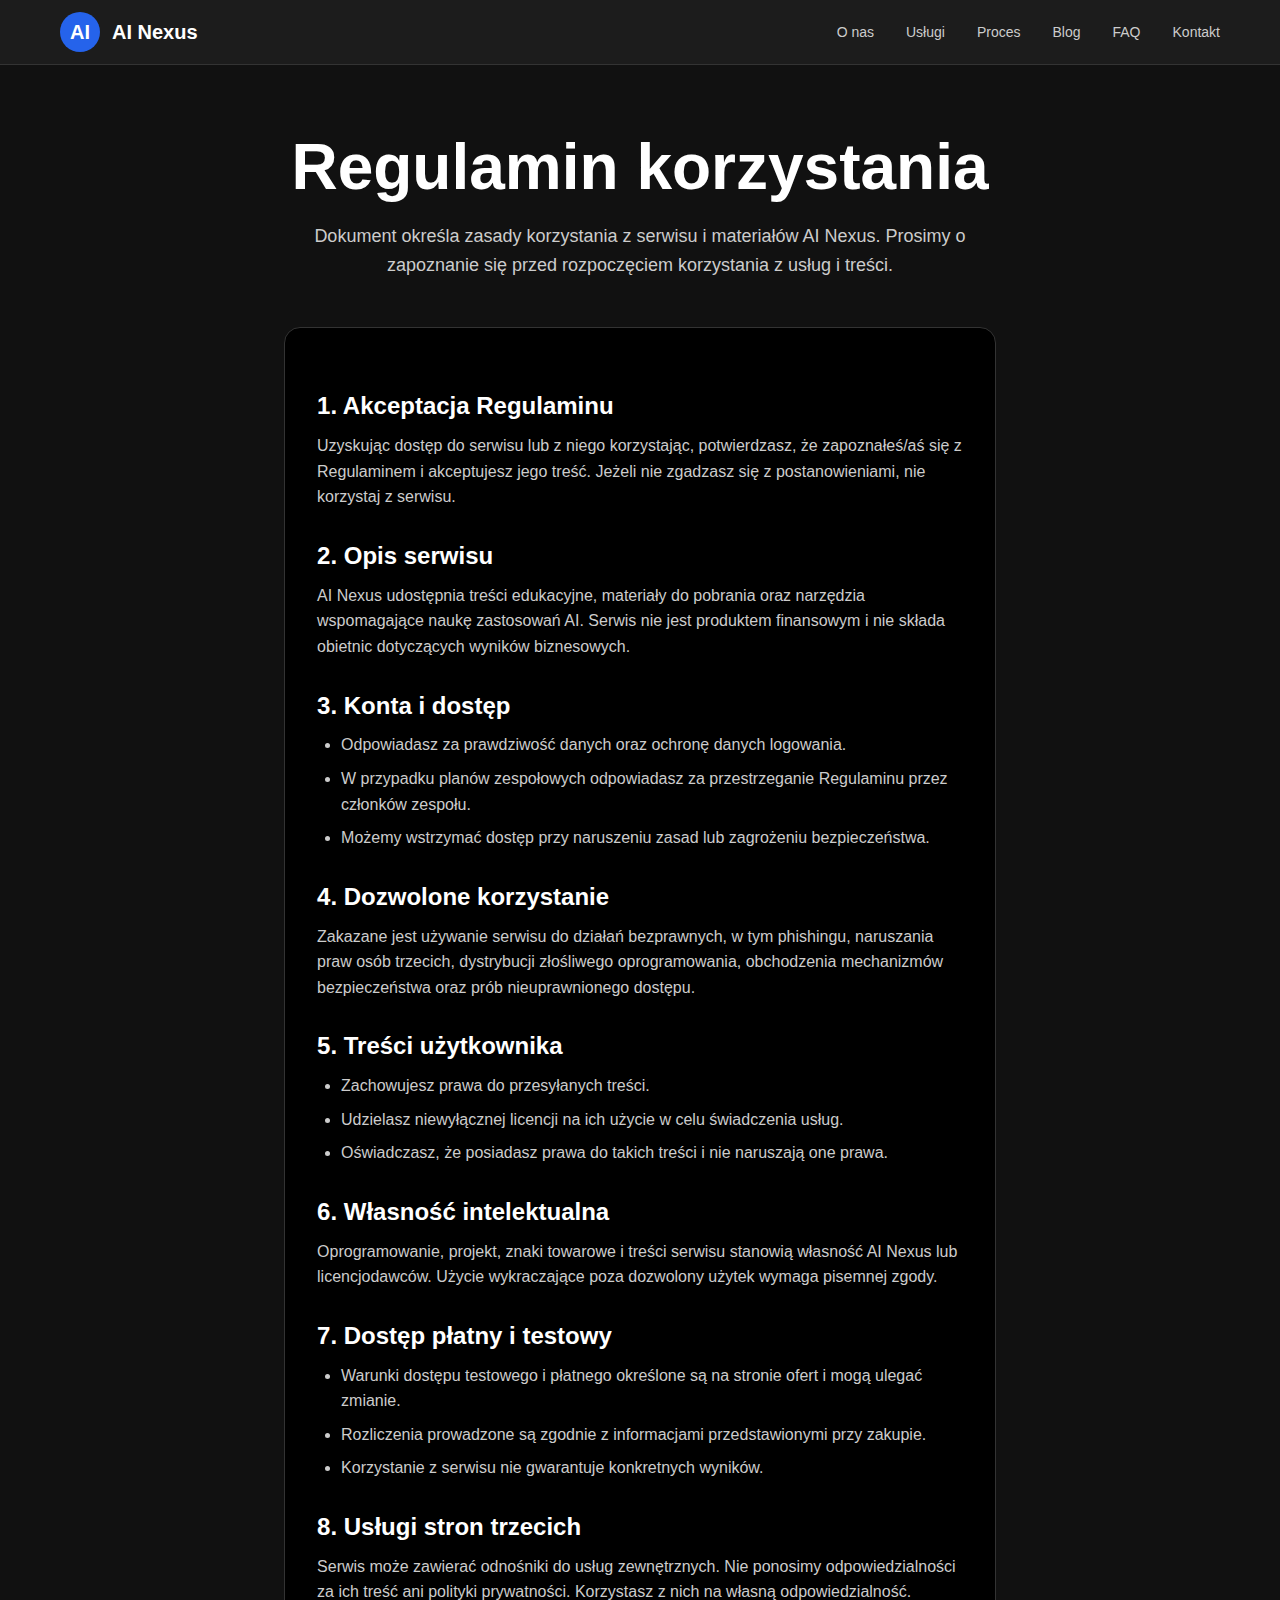
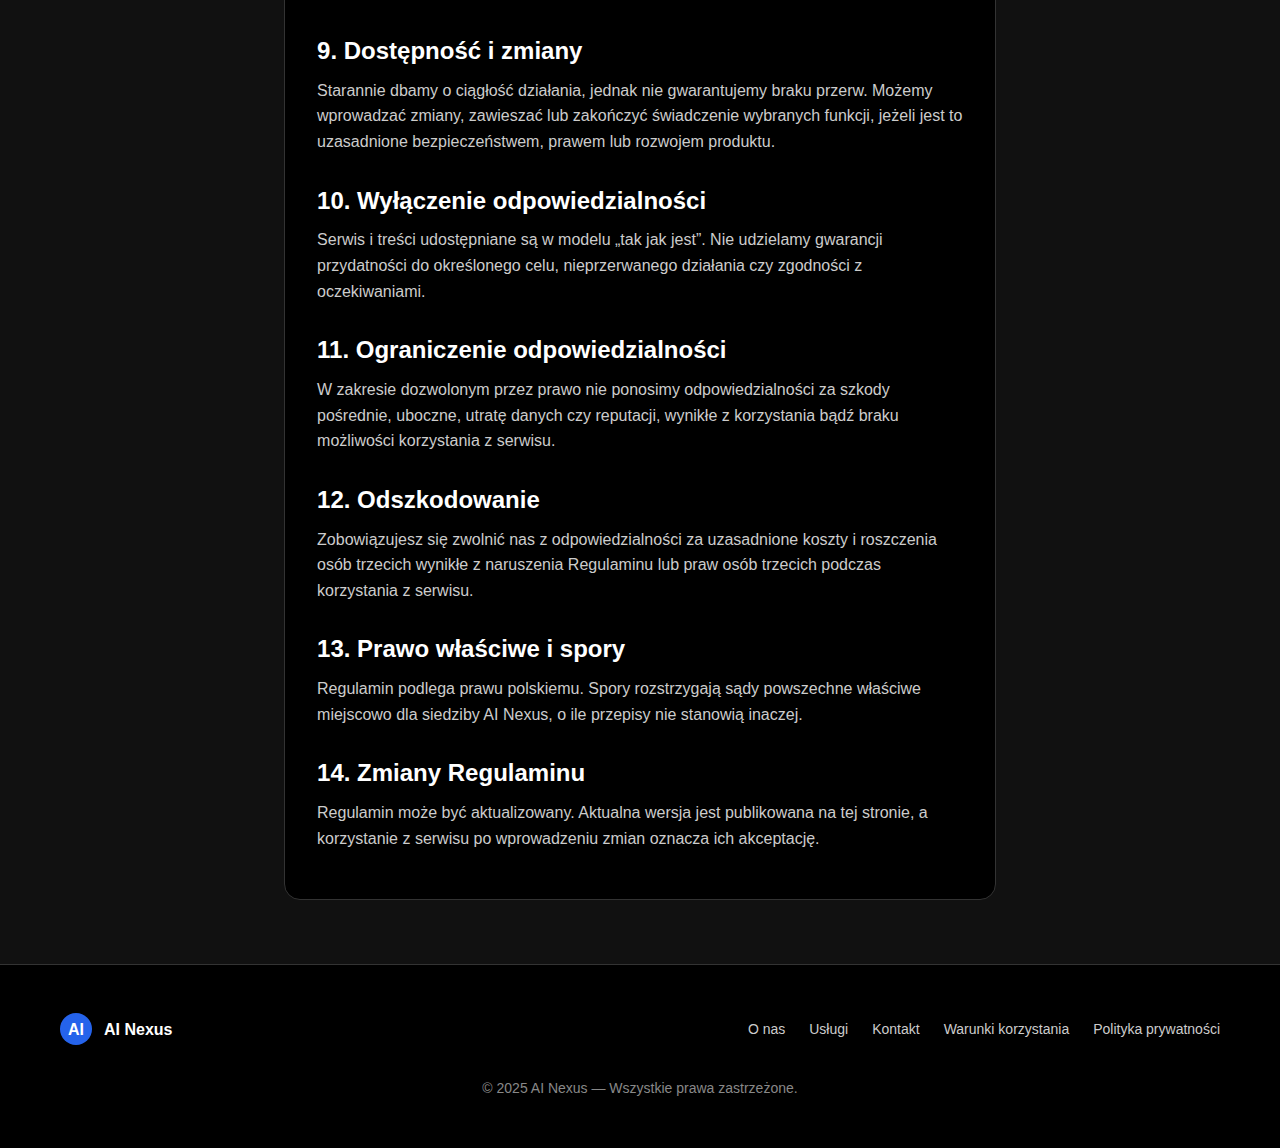
<file: src/terms.html>
<!DOCTYPE html>
<html lang="pl">
  <head>
    <meta charset="utf-8" />
    <meta name="viewport" content="width=device-width,initial-scale=1" />
    <title>Regulamin — AI Nexus</title>
    <link rel="icon" type="image/svg+xml" href="./images/logo.svg" />
    <meta name="description" content="Regulamin korzystania z serwisu AI Nexus." />
    <link rel="stylesheet" href="./style.css" />
  </head>

  <body>
    <header>
      <div class="container">
        <a href="./index.html" id="logo">
          <img src="./images/logo.svg" alt="Logo AI Nexus" />
          <span>AI Nexus</span>
        </a>
        <nav id="desktop-nav">
          <a href="./index.html#o-nas">O nas</a>
          <a href="./index.html#uslugi">Usługi</a>
          <a href="./index.html#proces">Proces</a>
          <a href="./index.html#blog">Blog</a>
          <a href="./index.html#faq">FAQ</a>
          <a href="./index.html#kontakt">Kontakt</a>
        </nav>
        <button id="menu-toggle" aria-label="Otwórz menu">
          <svg viewBox="0 0 24 24" fill="none" stroke="currentColor">
            <path stroke-linecap="round" stroke-linejoin="round" stroke-width="2" d="M4 6h16M4 12h16M4 18h16"/>
          </svg>
        </button>
      </div>
      <div id="mobile-menu" class="hidden">
        <nav>
            <a href="./index.html#o-nas">O nas</a>
            <a href="./index.html#uslugi">Usługi</a>
            <a href="./index.html#proces">Proces</a>
            <a href="./index.html#blog">Blog</a>
            <a href="./index.html#faq">FAQ</a>
            <a href="./index.html#kontakt">Kontakt</a>
        </nav>
      </div>
    </header>

    <main>
        <section id="legal">
            <div class="container">
                <h1>Regulamin korzystania</h1>
                <p class="lead">
                    Dokument określa zasady korzystania z serwisu i materiałów AI Nexus. Prosimy o zapoznanie się przed rozpoczęciem korzystania z
                    usług i treści.
                </p>

                <div class="legal-content">
                    <h2>1. Akceptacja Regulaminu</h2>
                    <p>
                        Uzyskując dostęp do serwisu lub z niego korzystając,
                        potwierdzasz, że zapoznałeś/aś się z Regulaminem i akceptujesz
                        jego treść. Jeżeli nie zgadzasz się z postanowieniami, nie
                        korzystaj z serwisu.
                    </p>

                    <h2>2. Opis serwisu</h2>
                    <p>
                        AI Nexus udostępnia treści edukacyjne, materiały do
                        pobrania oraz narzędzia wspomagające naukę zastosowań AI. Serwis
                        nie jest produktem finansowym i nie składa obietnic dotyczących
                        wyników biznesowych.
                    </p>

                    <h2>3. Konta i dostęp</h2>
                    <ul>
                        <li>Odpowiadasz za prawdziwość danych oraz ochronę danych logowania.</li>
                        <li>W przypadku planów zespołowych odpowiadasz za przestrzeganie Regulaminu przez członków zespołu.</li>
                        <li>Możemy wstrzymać dostęp przy naruszeniu zasad lub zagrożeniu bezpieczeństwa.</li>
                    </ul>

                    <h2>4. Dozwolone korzystanie</h2>
                    <p>
                        Zakazane jest używanie serwisu do działań bezprawnych, w tym
                        phishingu, naruszania praw osób trzecich, dystrybucji złośliwego
                        oprogramowania, obchodzenia mechanizmów bezpieczeństwa oraz prób
                        nieuprawnionego dostępu.
                    </p>

                    <h2>5. Treści użytkownika</h2>
                    <ul>
                        <li>Zachowujesz prawa do przesyłanych treści.</li>
                        <li>Udzielasz niewyłącznej licencji na ich użycie w celu świadczenia usług.</li>
                        <li>Oświadczasz, że posiadasz prawa do takich treści i nie naruszają one prawa.</li>
                    </ul>

                    <h2>6. Własność intelektualna</h2>
                    <p>
                        Oprogramowanie, projekt, znaki towarowe i treści serwisu
                        stanowią własność AI Nexus lub licencjodawców. Użycie
                        wykraczające poza dozwolony użytek wymaga pisemnej zgody.
                    </p>

                    <h2>7. Dostęp płatny i testowy</h2>
                    <ul>
                        <li>Warunki dostępu testowego i płatnego określone są na stronie ofert i mogą ulegać zmianie.</li>
                        <li>Rozliczenia prowadzone są zgodnie z informacjami przedstawionymi przy zakupie.</li>
                        <li>Korzystanie z serwisu nie gwarantuje konkretnych wyników.</li>
                    </ul>

                    <h2>8. Usługi stron trzecich</h2>
                    <p>
                        Serwis może zawierać odnośniki do usług zewnętrznych. Nie
                        ponosimy odpowiedzialności za ich treść ani polityki
                        prywatności. Korzystasz z nich na własną odpowiedzialność.
                    </p>

                    <h2>9. Dostępność i zmiany</h2>
                    <p>
                        Starannie dbamy o ciągłość działania, jednak nie gwarantujemy
                        braku przerw. Możemy wprowadzać zmiany, zawieszać lub zakończyć
                        świadczenie wybranych funkcji, jeżeli jest to uzasadnione
                        bezpieczeństwem, prawem lub rozwojem produktu.
                    </p>

                    <h2>10. Wyłączenie odpowiedzialności</h2>
                    <p>
                        Serwis i treści udostępniane są w modelu „tak jak jest”. Nie
                        udzielamy gwarancji przydatności do określonego celu,
                        nieprzerwanego działania czy zgodności z oczekiwaniami.
                    </p>

                    <h2>11. Ograniczenie odpowiedzialności</h2>
                    <p>
                        W zakresie dozwolonym przez prawo nie ponosimy odpowiedzialności
                        za szkody pośrednie, uboczne, utratę danych czy reputacji,
                        wynikłe z korzystania bądź braku możliwości korzystania z
                        serwisu.
                    </p>

                    <h2>12. Odszkodowanie</h2>
                    <p>
                        Zobowiązujesz się zwolnić nas z odpowiedzialności za uzasadnione
                        koszty i roszczenia osób trzecich wynikłe z naruszenia
                        Regulaminu lub praw osób trzecich podczas korzystania z serwisu.
                    </p>

                    <h2>13. Prawo właściwe i spory</h2>
                    <p>
                        Regulamin podlega prawu polskiemu. Spory rozstrzygają sądy
                        powszechne właściwe miejscowo dla siedziby AI Nexus, o
                        ile przepisy nie stanowią inaczej.
                    </p>

                    <h2>14. Zmiany Regulaminu</h2>
                    <p>
                        Regulamin może być aktualizowany. Aktualna wersja jest
                        publikowana na tej stronie, a korzystanie z serwisu po
                        wprowadzeniu zmian oznacza ich akceptację.
                    </p>
                </div>
            </div>
        </section>
    </main>

    <footer>
        <div class="container">
          <div id="footer-logo">
            <img src="./images/logo.svg" alt="Logo AI Nexus" />
            <span>AI Nexus</span>
          </div>
          <nav>
            <a href="./index.html#o-nas">O nas</a>
            <a href="./index.html#uslugi">Usługi</a>
            <a href="./index.html#kontakt">Kontakt</a>
            <a href="./terms.html">Warunki korzystania</a>
            <a href="./privacy.html">Polityka prywatności</a>
          </nav>
        </div>
        <div class="copyright">
          &copy; 2025 AI Nexus — Wszystkie prawa zastrzeżone.
        </div>
      </footer>

    <script src="./main.js"></script>
  </body>
</html>
</file>
<file: src/style.css>
/* Custom styles for Słowa i Algorytmy */

/* 1. Basic Reset & Setup
-------------------------------------------------- */
*,
*::before,
*::after {
  box-sizing: border-box;
  margin: 0;
  padding: 0;
}

html {
  scroll-behavior: smooth;
}

body {
  font-family: -apple-system, BlinkMacSystemFont, 'Segoe UI', Roboto, Helvetica, Arial, sans-serif, 'Apple Color Emoji', 'Segoe UI Emoji';
  background-color: #000;
  color: #eee;
  line-height: 1.6;
}

/* JS-interop classes */
.hidden {
  display: none !important;
}

/* 2. Typography
-------------------------------------------------- */
h1, h2, h3 {
  color: #fff;
  line-height: 1.2;
  margin-bottom: 0.5em;
}

h1 { font-size: 3rem; }
h2 { font-size: 2.25rem; }
h3 { font-size: 1.5rem; }

p {
  margin-bottom: 1em;
  color: #ccc;
}

a {
  color: #60a5fa; /* A light blue for links */
  text-decoration: none;
  transition: color 0.2s ease-in-out;
}

a:hover {
  color: #93c5fd; /* A lighter blue on hover */
}

ul {
  list-style: none;
}

img {
  max-width: 100%;
  height: auto;
  display: block;
}


/* 3. Layout
-------------------------------------------------- */
.container {
  width: 100%;
  max-width: 1400px; /* Standard container width */
  margin-left: auto;
  margin-right: auto;
  padding-left: 60px;
  padding-right: 60px;
}

section {
  padding-top: 4rem;
  padding-bottom: 4rem;
}

/* 5. Section-specific Styles
-------------------------------------------------- */

/* All sections will have a gray background */
#o-nas, #uslugi, #proces, #blog, #faq, #kontakt {
  background-color: #111; /* Dark gray */
}

/* Add borders between sections for separation */
section + section {
  border-top: 1px solid #333;
}


/* Hero Section */
#hero {
  text-align: center;
  padding-top: 6rem;
  padding-bottom: 6rem;
}
#hero span {
  display: inline-block;
  margin-bottom: 1rem;
  font-size: 0.9rem;
  padding: 0.25rem 0.75rem;
  border-radius: 9999px;
  border: 1px solid #444;
  color: #ccc;
}
#hero h1 {
  font-size: 3.5rem;
}
#hero h1 span {
  /* This is for the gradient text, which requires a background clip. */
  background: linear-gradient(to right, #3b82f6, #a855f7, #ec4899);
  -webkit-background-clip: text;
  background-clip: text;
  color: transparent;
  border: none;
  padding: 0;
  margin: 0;
  display: inline; /* Reset from span default */
}
#hero p {
  margin: 1.5rem auto;
  font-size: 1.125rem;
  text-align: justify;
}
.cta-buttons {
  display: flex;
  justify-content: center;
  gap: 1rem;
  margin-top: 2rem;
  flex-wrap: wrap;
}
.cta-primary, .cta-secondary {
  padding: 0.75rem 1.5rem;
  border-radius: 9999px;
  font-weight: 500;
  transition: all 0.2s ease;
  border: 1px solid transparent;
}
.cta-primary {
  background: linear-gradient(to right, #3b82f6, #a855f7, #ec4899);
  color: white;
}
.cta-primary:hover {
  opacity: 0.9;
  color: white;
}
.cta-secondary {
  border-color: #444;
  color: #eee;
}
.cta-secondary:hover {
  background-color: #333;
  border-color: #555;
  color: #fff;
}


/* About Us Section */
#o-nas .container {
  display: grid;
  gap: 3rem;
  align-items: center;
}
#o-nas ul {
  margin-top: 1.5rem;
  display: grid;
  gap: 0.75rem;
}
#o-nas ul li {
  display: flex;
  align-items: start;
  gap: 0.75rem;
}
#o-nas ul svg {
  width: 1.5rem;
  height: 1.5rem;
  color: #3b82f6;
  flex-shrink: 0;
  margin-top: 0.2em;
}
#o-nas ul p {
  margin-top: 0.25rem;
  margin-bottom: 0;
  font-size: 0.9rem;
  color: #aaa;
}
#o-nas .image-content img {
  border-radius: 1rem;
}


/* Services & Blog Cards */
.cards-grid {
  display: grid;
  gap: 2rem;
  margin-top: 3rem;
}
.cards-grid article {
  background-color: #000;
  border: 1px solid #333;
  border-radius: 1rem;
  padding: 1.5rem;
  transition: all 0.2s ease;
}
.cards-grid article:hover {
  transform: translateY(-5px);
  border-color: #555;
}
.cards-grid article img {
  border-radius: 0.5rem;
  margin-bottom: 1.5rem;
  height: 10rem;
  width: 100%;
  object-fit: cover;
}


/* Process Section */
.process-grid {
  display: grid;
  gap: 1.5rem;
  margin-top: 3rem;
}
.process-step {
  background-color: #000;
  border: 1px solid #333;
  border-radius: 0.75rem;
  padding: 1.25rem;
}
.process-step span {
  font-size: 0.875rem;
  color: #888;
}
.process-step h3 {
  margin-top: 0.25rem;
  margin-bottom: 0.25rem;
  font-size: 1.125rem;
}
.process-step p {
  font-size: 0.875rem;
  margin-bottom: 0;
}


/* FAQ Section */
#faq .container {
  max-width: 800px;
}
.faq-list {
  margin-top: 2.5rem;
  display: grid;
  gap: 1rem;
}
.faq-list details {
  background-color: #000;
  border: 1px solid #333;
  border-radius: 0.75rem;
  padding: 1.25rem;
}
.faq-list summary {
  cursor: pointer;
  font-weight: 500;
  color: #fff;
  display: flex;
  justify-content: space-between;
  align-items: center;
}
.faq-list summary::-webkit-details-marker {
  display: none; /* Hide default marker */
}
.faq-list summary svg {
  width: 1.25rem;
  height: 1.25rem;
  color: #888;
  transition: transform 0.2s ease;
}
.faq-list details[open] summary svg {
  transform: rotate(180deg);
}
.faq-list details p {
  margin-top: 1rem;
  margin-bottom: 0;
}


/* Contact Section */
#kontakt .container {
  display: grid;
  gap: 2.5rem;
}
#kontakt form {
  display: grid;
  gap: 1rem;
  background-color: #000;
  border: 1px solid #333;
  border-radius: 1rem;
  padding: 1.5rem;
}
#kontakt form label {
  display: grid;
  gap: 0.5rem;
}
#kontakt form span {
  font-size: 0.875rem;
  color: #ccc;
}
#kontakt form input[type="text"],
#kontakt form input[type="email"],
#kontakt form input[type="tel"],
#kontakt form textarea {
  width: 100%;
  background-color: #222;
  border: 1px solid #444;
  border-radius: 0.5rem;
  padding: 0.75rem 1rem;
  color: #eee;
  font-size: 1rem;
}
#kontakt form input:focus,
#kontakt form textarea:focus {
  outline: none;
  border-color: #60a5fa;
}
#kontakt form .checkbox-label {
  display: flex;
  align-items: center;
  gap: 0.75rem;
  font-size: 0.875rem;
}
#kontakt form button[type="submit"] {
  background: linear-gradient(to right, #3b82f6, #a855f7, #ec4899);
  color: white;
  border: none;
  padding: 0.75rem 1.5rem;
  border-radius: 9999px;
  font-weight: 500;
  cursor: pointer;
  transition: opacity 0.2s ease;
}
#kontakt form button[type="submit"]:hover {
  opacity: 0.9;
  color: white;
}
#form-status {
  font-size: 0.875rem;
  color: #888;
}

/* 4. Header & Navigation
-------------------------------------------------- */
header {
  position: sticky;
  top: 0;
  z-index: 100;
  background-color: #1c1c1c; /* A dark gray */
  border-bottom: 1px solid #333;
}

header .container {
  display: flex;
  justify-content: space-between;
  align-items: center;
  padding-top: 0.75rem;
  padding-bottom: 0.75rem;
}

#logo {
  display: flex;
  align-items: center;
  gap: 0.75rem;
  color: #fff;
  font-weight: bold;
  font-size: 1.25rem;
}

#logo img {
  height: 2.5rem; /* 40px */
  width: 2.5rem; /* 40px */
  border-radius: 50%;
  object-fit: cover;
}

/* 4.5. Footer
-------------------------------------------------- */
footer {
  padding-top: 3rem;
  padding-bottom: 3rem;
  background-color: #000;
  border-top: 1px solid #333;
}
footer .container {
  display: flex;
  flex-direction: column;
  align-items: center;
  gap: 2rem;
}
#footer-logo {
  display: flex;
  align-items: center;
  gap: 0.75rem;
  color: #fff;
  font-weight: bold;
  font-size: 1rem;
}
#footer-logo img {
  height: 2rem;
  width: 2rem;
  border-radius: 50%;
  object-fit: cover;
}
footer nav {
  display: flex;
  flex-wrap: wrap;
  justify-content: center;
  gap: 1.5rem;
}
footer nav a {
  font-size: 0.875rem;
  color: #ccc;
}
.copyright {
  margin-top: 2rem;
  text-align: center;
  font-size: 0.875rem;
  color: #888;
}


/* Desktop Nav */
#desktop-nav {
  display: none; /* Hidden on mobile by default */
  gap: 2rem;
  align-items: center;
}

#desktop-nav a {
  color: #ccc;
  font-size: 0.875rem; /* 14px */
}
#desktop-nav a:hover {
  color: #fff;
}

/* Mobile Menu Toggle */
#menu-toggle {
  background: none;
  border: none;
  cursor: pointer;
  padding: 0.5rem;
}

#menu-toggle svg {
  width: 1.75rem; /* 28px */
  height: 1.75rem; /* 28px */
  color: #fff;
}

/* Mobile Menu Dropdown */
#mobile-menu {
  background-color: #1c1c1c;
  border-top: 1px solid #333;
}

#mobile-menu nav {
  display: grid;
  padding: 0.75rem 1.5rem 1.5rem; /* More padding at bottom */
}

#mobile-menu a {
  color: #ccc;
  padding: 0.75rem 0;
  font-size: 1rem;
}
#mobile-menu a:hover {
  color: #fff;
}


/* Responsive styles for header */
@media (min-width: 768px) { /* md breakpoint */
  #desktop-nav {
    display: flex;
  }
  #menu-toggle {
    display: none;
  }
  #mobile-menu.hidden { /* Keep hidden class working */
    display: none !important; 
  }
}


/* 6. Responsive Layouts
-------------------------------------------------- */
@media (min-width: 768px) { /* Tablet and up */
  h1 { font-size: 3.5rem; }
  h2 { font-size: 2.5rem; }
  
  section {
    padding-top: 6rem;
    padding-bottom: 6rem;
  }
  
  #o-nas .container,
  #kontakt .container {
    grid-template-columns: 1fr 1fr;
  }
  
  .cards-grid {
    grid-template-columns: 1fr 1fr;
  }
  
  .process-grid {
    grid-template-columns: repeat(3, 1fr);
  }
  
  footer .container {
    flex-direction: row;
    justify-content: space-between;
    align-items: center;
  }
}

@media (min-width: 1024px) { /* Desktop and up */
  h1 { font-size: 4rem; }

  .cards-grid {
    grid-template-columns: repeat(3, 1fr);
  }
  
  .process-grid {
    grid-template-columns: repeat(5, 1fr);
  }
}

/* 7. Legal Pages
-------------------------------------------------- */
#legal {
  background-color: #111;
  padding-top: 4rem;
  padding-bottom: 4rem;
}
#legal h1 {
  text-align: center;
  margin-bottom: 1rem;
}
#legal .lead {
  text-align: center;
  max-width: 70ch;
  margin-left: auto;
  margin-right: auto;
  margin-bottom: 3rem;
  font-size: 1.125rem;
  color: #ccc;
}
.legal-content {
  background-color: #000;
  border: 1px solid #333;
  border-radius: 1rem;
  padding: 2rem;
  max-width: 80ch;
  margin: 0 auto;
}
.legal-content h2 {
  font-size: 1.5rem;
  margin-top: 2rem;
  margin-bottom: 0.75rem;
}
.legal-content p,
.legal-content ul {
  margin-bottom: 1rem;
  color: #ccc;
}
.legal-content ul {
  list-style: disc;
  padding-left: 1.5rem;
}
.legal-content li {
  margin-bottom: 0.5rem;
}

/* 8. Sliders (Swiper.js)
-------------------------------------------------- */
.swiper-slide {
  display: flex;
  justify-content: center;
  align-items: center;
}
#team-slider .swiper-pagination {
  position: relative;
  margin-top: 1.5rem;
}
#services-slider .swiper-pagination,
#blog-slider .swiper-pagination {
  position: relative;
  margin-top: 2.5rem;
}
.swiper-pagination-bullet {
  background-color: #fff;
  opacity: 1;
  transition: background-color 0.3s ease;
}
.swiper-pagination-bullet-active {
  background-color: #60a5fa;
}

#team {
  background-color: #000;
}
.team-card {
  background-color: #111;
  border: 1px solid #333;
  border-radius: 1rem;
  padding: 1.5rem;
  text-align: center;
  width: 100%;
  max-width: 350px;
}
.team-card img {
  width: 120px;
  height: 120px;
  border-radius: 50%;
  margin: 0 auto 1rem;
  object-fit: cover;
  border: 2px solid #333;
}
.team-card h3 {
  font-size: 1.25rem;
  margin-bottom: 0.25rem;
}
.team-card p {
  font-size: 0.875rem;
  color: #888;
  margin-bottom: 0;
}
.team-card p.description {
  font-size: 0.8rem;
  text-align: left;
  margin-top: 0.75rem;
  color: #ccc;
}

/* 9. Cookie Popup
-------------------------------------------------- */
#cookie-popup {
  position: fixed;
  bottom: 1.5rem;
  left: 1.5rem;
  right: 1.5rem;
  z-index: 200;
  background-color: #222;
  border: 1px solid #444;
  border-radius: 1rem;
  padding: 1.5rem;
  box-shadow: 0 10px 15px -3px rgba(0, 0, 0, 0.1), 0 4px 6px -2px rgba(0, 0, 0, 0.05);
  max-width: 500px;
}
.popup-content {
  display: flex;
  align-items: flex-start;
  gap: 1.5rem;
}
.popup-icon svg {
  width: 2.5rem;
  height: 2.5rem;
  color: #60a5fa;
  flex-shrink: 0;
}
.popup-text h3 {
  font-size: 1.25rem;
  margin-bottom: 0.25rem;
}
.popup-text p {
  font-size: 0.875rem;
  margin-bottom: 1rem;
}
.popup-buttons {
  display: flex;
  gap: 1rem;
  flex-wrap: wrap;
}
.popup-buttons button {
  padding: 0.5rem 1rem;
  border-radius: 9999px;
  border: 1px solid #555;
  background-color: #333;
  color: #fff;
  cursor: pointer;
  transition: background-color 0.2s;
}
.popup-buttons button:hover {
  background-color: #444;
}
.popup-buttons button#accept-cookies {
  background: linear-gradient(to right, #3b82f6, #a855f7, #ec4899);
  border-color: transparent;
}
.popup-buttons button#accept-cookies:hover {
  opacity: 0.9;
}

/* Blog: карточки в стиле персонала (цвет/рамка), но под длинный текст */
#blog .blog-card {
  background-color: #111;
  border: 1px solid #333;
  border-radius: 1rem;
  padding: 1.5rem;
  text-align: left;
  width: 100%;
  max-width: 700px;          /* шире для читабельности */
}

#blog .blog-card h3 {
  font-size: 1.25rem;        /* как в .team-card */
  margin-bottom: 0.5rem;
  line-height: 1.35;
  color: #fff;
}

#blog .blog-card p {
  font-size: 0.95rem;        /* чуть крупнее базового */
  line-height: 1.75;
  color: #ccc;
  margin-bottom: 0.9rem;
}

/* Пагинация Swiper: белые пули, активная синяя (единый стиль) */
#blog-slider .swiper-pagination {
  position: relative;
  margin-top: 2.5rem;
}

#blog-slider .swiper-pagination .swiper-pagination-bullet {
  background-color: #fff;
  opacity: 1;
  transition: background-color 0.2s ease, transform 0.2s ease;
}

#blog-slider .swiper-pagination .swiper-pagination-bullet-active {
  background-color: #60a5fa;
  transform: scale(1.1);
}
#blog-slider .swiper-wrapper { align-items: stretch; }
#blog-slider .swiper-slide { display: flex; }
#blog .blog-card { display: flex; flex-direction: column; height: 100%; }
</file>
